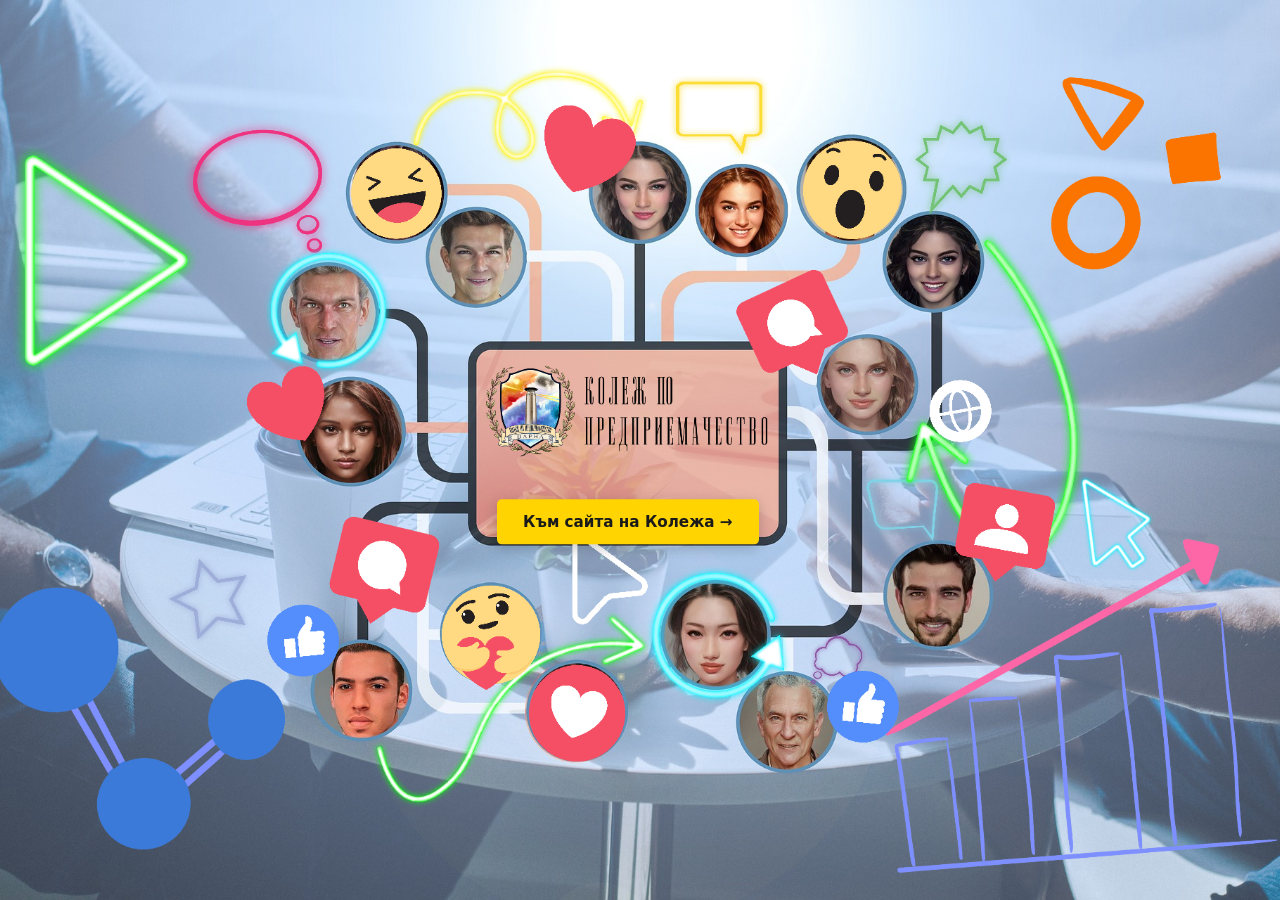
<file: index.html>
<!DOCTYPE html>
<html lang="bg">
<head>
  <meta charset="UTF-8" />
  <meta name="viewport" content="width=device-width, initial-scale=1.0" />
  <title>Колеж по Предприемачество</title>
  <style>
    * { margin: 0; padding: 0; box-sizing: border-box; }
    html, body {
      width: 100%;
      height: 100%;
      overflow: hidden;
      background: #b5cceb;
    }
    .stage {
      position: relative;
      width: 100vw;
      height: 100vh;
      overflow: hidden;
    }
    .stage picture,
    .stage img {
      display: block;
      width: 100%;
      height: 100%;
      object-fit: cover;
      object-position: center 45%;
    }
    .cta {
      position: absolute;
      left: 38.8%;
      top: 58%;
      transform: translateY(-50%);
      z-index: 2;
      display: inline-flex;
      align-items: center;
      justify-content: center;
      width: 20.5%;
      padding: 0.85rem 1rem;
      background: #ffd400;
      color: #1a1a1a;
      font: 700 clamp(0.8rem, 1.2vw, 0.95rem)/1.2 system-ui, sans-serif;
      text-decoration: none;
      border-radius: 0.3rem;
      box-shadow: 0 4px 14px rgba(0, 0, 0, 0.22);
    }
    .cta:hover {
      background: #ffe34d;
    }

    @media (max-width: 768px) {
      .stage {
        overflow: hidden;
      }
      .stage img {
        transform: scale(1.08);
        transform-origin: center center;
      }
      .cta {
        left: 33.8%;
        top: 53.5%;
        width: 29.5%;
        padding: 0.35rem 0.4rem;
        font-size: clamp(0.55rem, 2.2vw, 0.75rem);
        border-radius: 0.25rem;
      }
    }
  </style>
</head>
<body>
  <div class="stage">
    <picture>
      <source
        media="(max-width: 768px)"
        srcset="Gemini_Generated_Image_8z5ver8z5ver8z5v.png"
        width="1536"
        height="2752"
      />
      <img
        src="geralt-network-updated.jpg"
        alt=""
        width="1920"
        height="1280"
      />
    </picture>
    <a class="cta" href="https://varnacollege.com" target="_blank" rel="noopener noreferrer">Към сайта на Колежа →</a>
  </div>
</body>
</html>
</file>
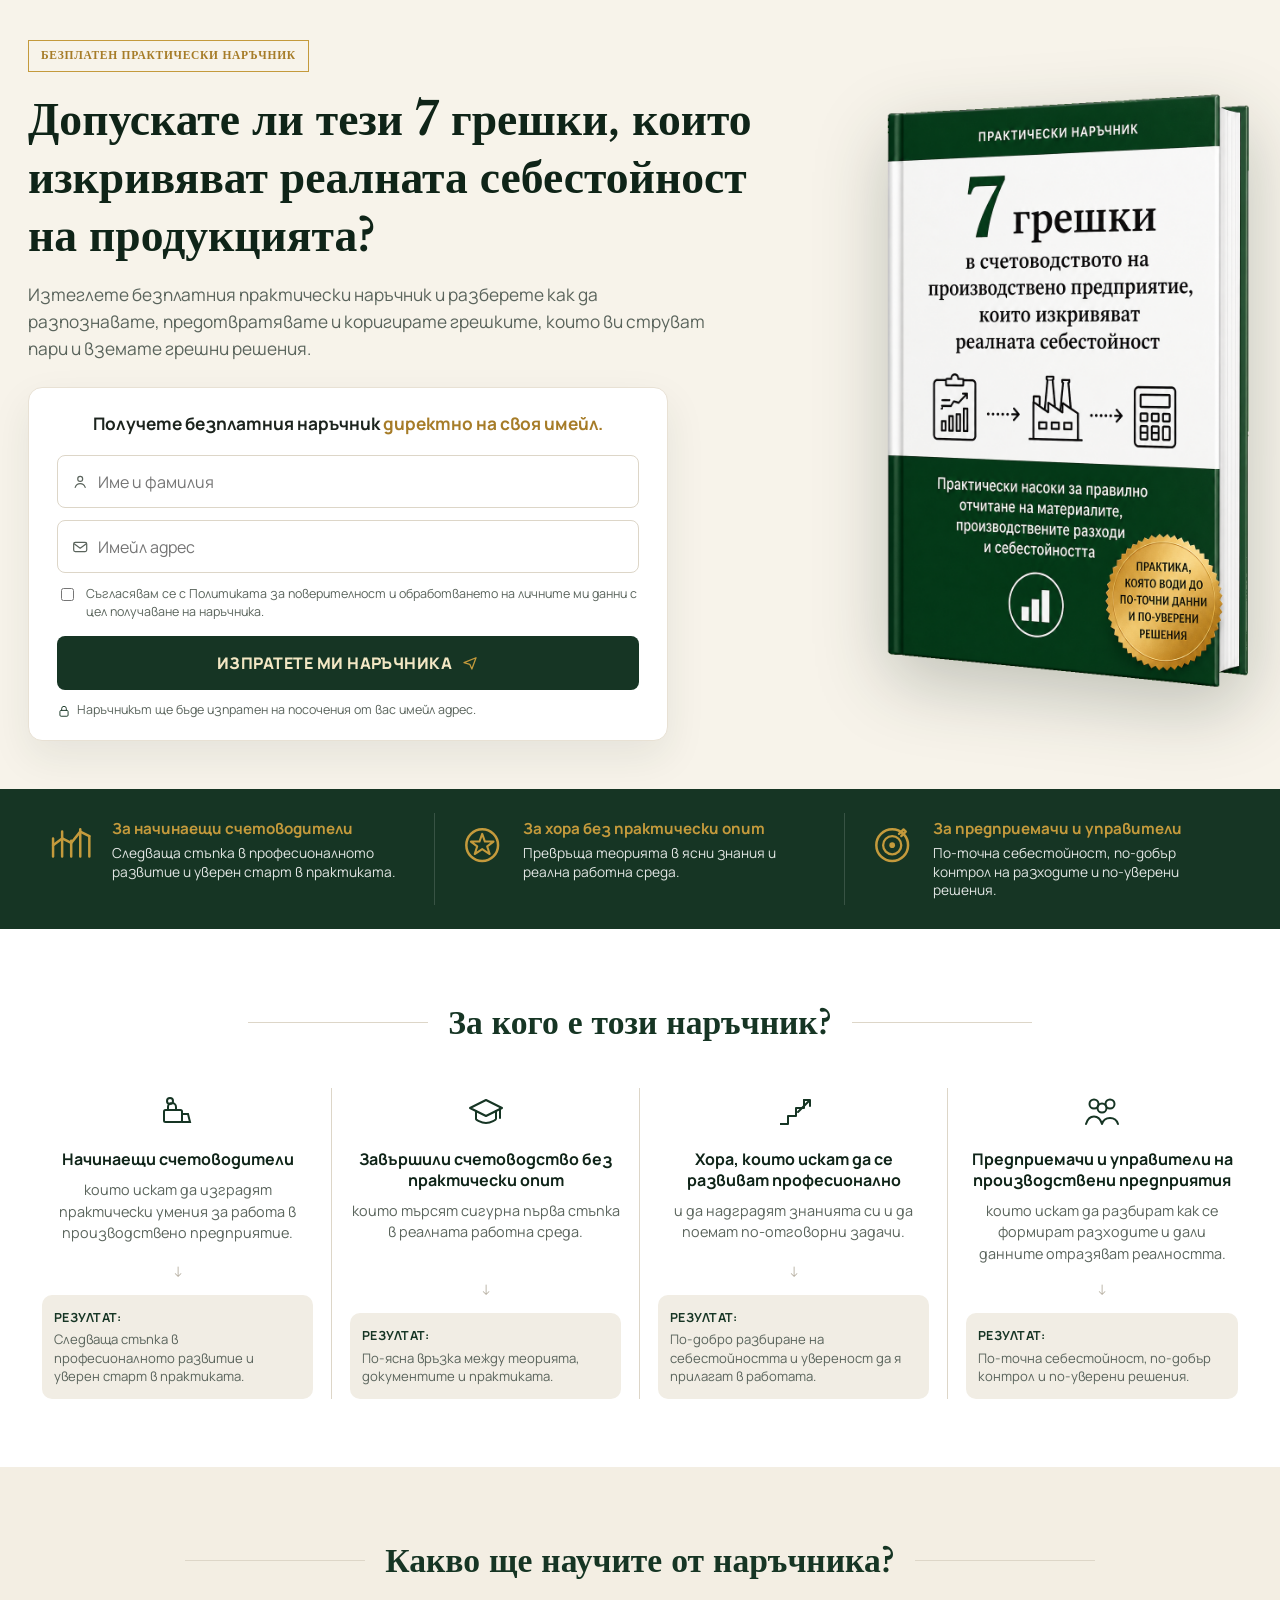
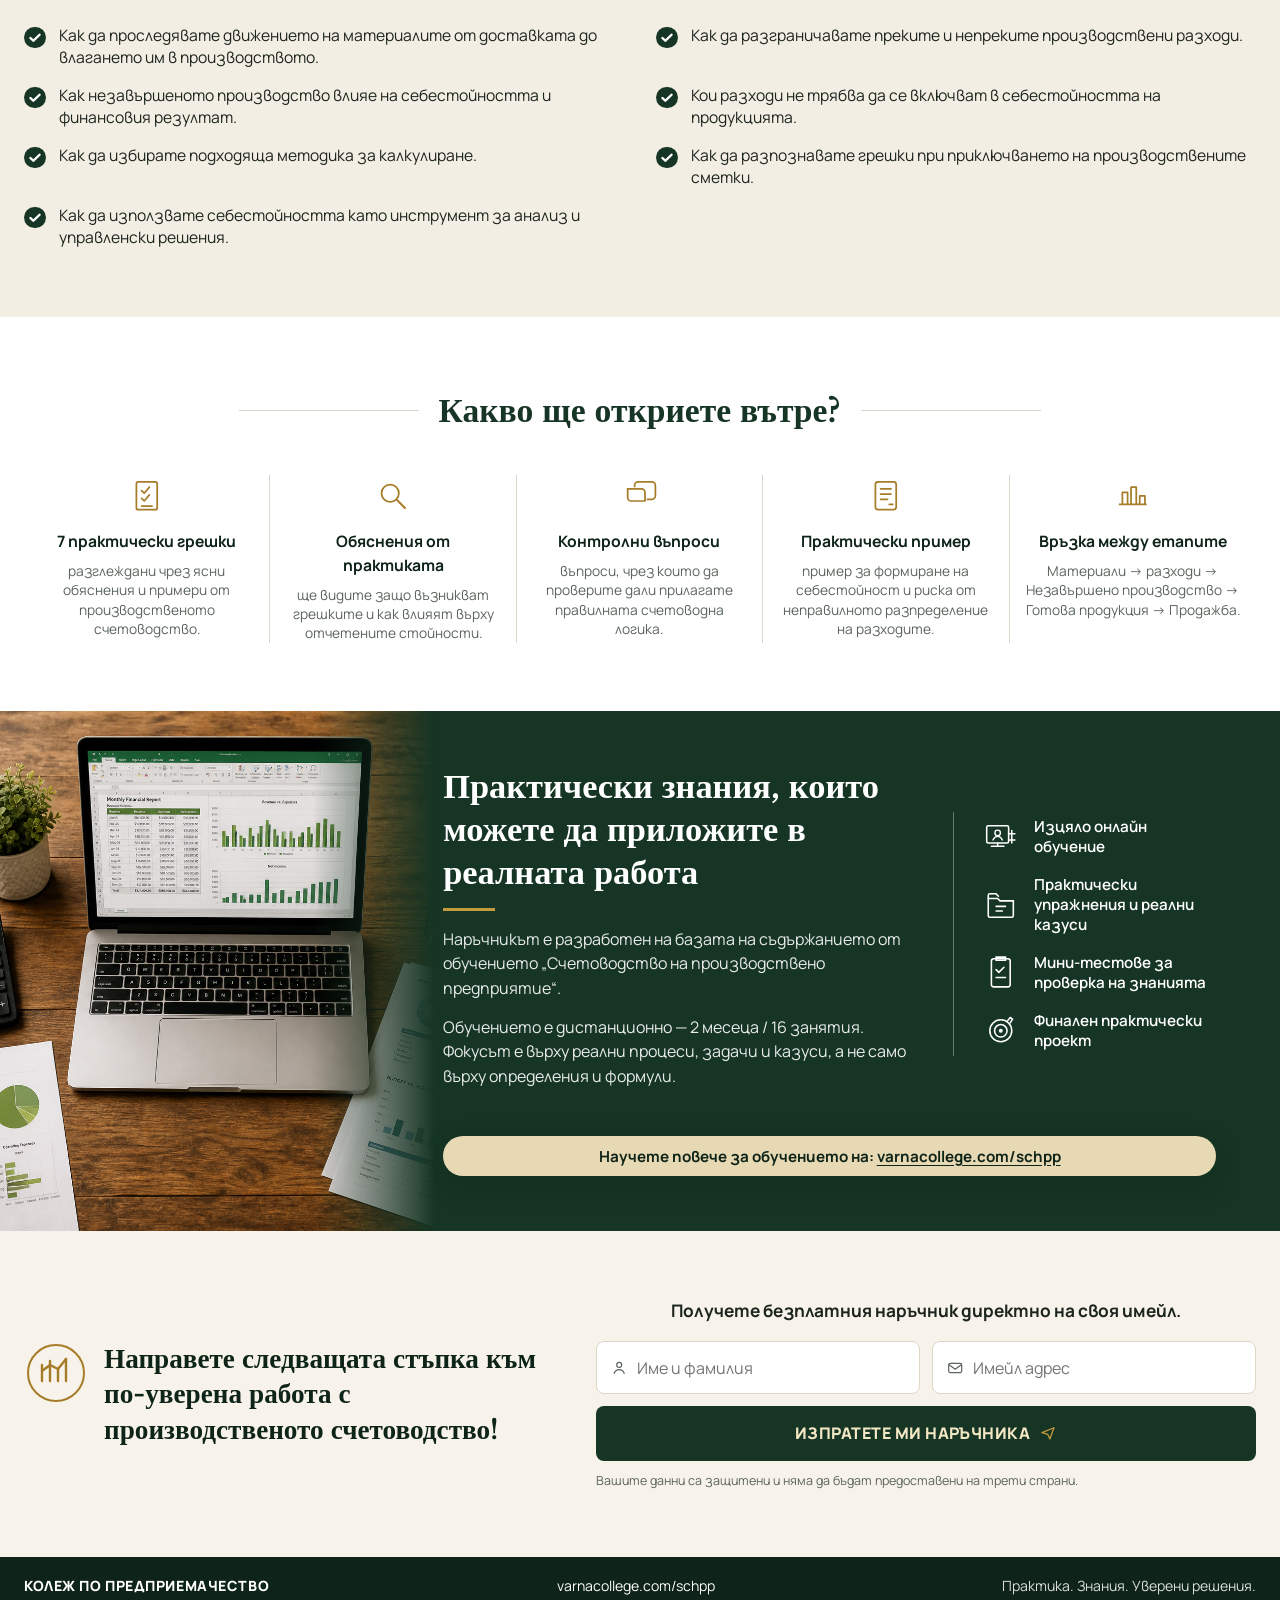
<file: sppwba/index.html>
<!DOCTYPE html>
<html lang="bg">
<head>
  <meta charset="UTF-8" />
  <meta name="viewport" content="width=device-width, initial-scale=1.0" />
  <title>Безплатен практически наръчник | 7 грешки в производственото счетоводство — SPPWBA</title>
  <meta name="description" content="Допускате ли тези 7 грешки, които изкривяват реалната себестойност на продукцията? Изтеглете безплатния практически наръчник." />
  <link rel="preconnect" href="https://fonts.googleapis.com" />
  <link rel="preconnect" href="https://fonts.gstatic.com" crossorigin />
  <link href="https://fonts.googleapis.com/css2?family=Libre+Baskerville:wght@400;700&family=Manrope:wght@500;600;700;800&display=swap" rel="stylesheet" />
  <link rel="stylesheet" href="/sppwba/styles.css" />
</head>
<body>
  <header class="hero">
    <div class="hero__bg" aria-hidden="true"></div>
    <div class="wrap hero__grid">
      <div class="hero__copy">
        <span class="badge">БЕЗПЛАТЕН ПРАКТИЧЕСКИ НАРЪЧНИК</span>
        <h1>Допускате ли тези 7 грешки, които изкривяват реалната себестойност на продукцията?</h1>
        <p class="hero__lead">
          Изтеглете безплатния практически наръчник и разберете как да разпознавате, предотвратявате и коригирате грешките, които ви струват пари и вземате грешни решения.
        </p>

        <form class="lead-form js-lead-form" novalidate>
          <h2 class="lead-form__title">Получете безплатния наръчник <span>директно на своя имейл.</span></h2>
          <label class="field">
            <span class="field__icon" aria-hidden="true">
              <svg viewBox="0 0 24 24" fill="none"><circle cx="12" cy="8" r="3.2" stroke="currentColor" stroke-width="1.6"/><path d="M5.5 19c1.2-3.2 3.4-4.8 6.5-4.8s5.3 1.6 6.5 4.8" stroke="currentColor" stroke-width="1.6" stroke-linecap="round"/></svg>
            </span>
            <input type="text" name="name" placeholder="Име и фамилия" autocomplete="name" required />
          </label>
          <label class="field">
            <span class="field__icon" aria-hidden="true">
              <svg viewBox="0 0 24 24" fill="none"><rect x="3.5" y="6" width="17" height="12" rx="2" stroke="currentColor" stroke-width="1.6"/><path d="m4.5 8 7.5 5.5L19.5 8" stroke="currentColor" stroke-width="1.6" stroke-linecap="round" stroke-linejoin="round"/></svg>
            </span>
            <input type="email" name="email" placeholder="Имейл адрес" autocomplete="email" required />
          </label>
          <label class="consent">
            <input type="checkbox" name="consent" required />
            <span>Съгласявам се с Политиката за поверителност и обработването на личните ми данни с цел получаване на наръчника.</span>
          </label>
          <button type="submit" class="cta">
            ИЗПРАТЕТЕ МИ НАРЪЧНИКА
            <svg width="18" height="18" viewBox="0 0 24 24" fill="none" aria-hidden="true"><path d="M4 11.5 20 5l-5.5 15-2.8-6.2L4 11.5Z" stroke="currentColor" stroke-width="1.7" stroke-linejoin="round"/></svg>
          </button>
          <p class="lead-form__note">
            <svg width="14" height="14" viewBox="0 0 24 24" fill="none" aria-hidden="true"><rect x="5" y="11" width="14" height="10" rx="2" stroke="currentColor" stroke-width="1.6"/><path d="M8 11V8a4 4 0 0 1 8 0v3" stroke="currentColor" stroke-width="1.6" stroke-linecap="round"/></svg>
            Наръчникът ще бъде изпратен на посочения от вас имейл адрес.
          </p>
        </form>
      </div>

      <div class="hero__visual" aria-hidden="true">
        <img
          class="hero__book"
          src="/sppwba/assets/handbook-book.png"
          alt=""
          width="1024"
          height="1536"
        />
      </div>
    </div>
  </header>

  <section class="strip">
    <div class="wrap strip__row">
      <article class="strip__item">
        <span class="strip__icon" aria-hidden="true">
          <svg viewBox="0 0 48 48" fill="none"><path d="M8 34V18M16 34V12M24 34V20M32 34V10M40 34V16" stroke="currentColor" stroke-width="2.2" stroke-linecap="round"/><path d="m8 24 8-6 8 4 8-10 8 4" stroke="currentColor" stroke-width="2.2" stroke-linecap="round" stroke-linejoin="round"/></svg>
        </span>
        <div>
          <strong>За начинаещи счетоводители</strong>
          <p>Следваща стъпка в професионалното развитие и уверен старт в практиката.</p>
        </div>
      </article>
      <article class="strip__item">
        <span class="strip__icon" aria-hidden="true">
          <svg viewBox="0 0 48 48" fill="none"><circle cx="24" cy="24" r="14" stroke="currentColor" stroke-width="2.2"/><path d="m24 14 2.4 6.8H34l-5.6 4.2 2.2 6.8L24 27.4l-6.6 4.4 2.2-6.8-5.6-4.2h7.6L24 14Z" stroke="currentColor" stroke-width="1.8" stroke-linejoin="round"/></svg>
        </span>
        <div>
          <strong>За хора без практически опит</strong>
          <p>Превръща теорията в ясни знания и реална работна среда.</p>
        </div>
      </article>
      <article class="strip__item">
        <span class="strip__icon" aria-hidden="true">
          <svg viewBox="0 0 48 48" fill="none"><circle cx="24" cy="24" r="14" stroke="currentColor" stroke-width="2.2"/><circle cx="24" cy="24" r="8" stroke="currentColor" stroke-width="2"/><circle cx="24" cy="24" r="2.5" fill="currentColor"/><path d="m30 14 4-4 2 2-4 4" stroke="currentColor" stroke-width="2" stroke-linecap="round" stroke-linejoin="round"/></svg>
        </span>
        <div>
          <strong>За предприемачи и управители</strong>
          <p>По-точна себестойност, по-добър контрол на разходите и по-уверени решения.</p>
        </div>
      </article>
    </div>
  </section>

  <section class="section audience">
    <div class="wrap">
      <h2 class="section-title"><span>За кого е този наръчник?</span></h2>
      <div class="audience__grid">
        <article class="audience__card">
          <span class="audience__icon" aria-hidden="true">
            <svg viewBox="0 0 48 48" fill="none"><rect x="10" y="22" width="18" height="12" rx="1.5" stroke="currentColor" stroke-width="2"/><path d="M14 22v-3a4 4 0 0 1 8 0v3M28 26h6l2 8H28M16 16a3 3 0 1 0 0-6 3 3 0 0 0 0 6Z" stroke="currentColor" stroke-width="2" stroke-linecap="round"/></svg>
          </span>
          <h3>Начинаещи счетоводители</h3>
          <p>които искат да изградят практически умения за работа в производствено предприятие.</p>
          <span class="audience__arrow" aria-hidden="true">↓</span>
          <div class="audience__result"><strong>РЕЗУЛТАТ:</strong> Следваща стъпка в професионалното развитие и уверен старт в практиката.</div>
        </article>
        <article class="audience__card">
          <span class="audience__icon" aria-hidden="true">
            <svg viewBox="0 0 48 48" fill="none"><path d="M8 20 24 12l16 8-16 8L8 20Z" stroke="currentColor" stroke-width="2" stroke-linejoin="round"/><path d="M14 23v8c0 .5 4.5 4 10 4s10-3.5 10-4v-8M38 20v10" stroke="currentColor" stroke-width="2" stroke-linecap="round"/></svg>
          </span>
          <h3>Завършили счетоводство без практически опит</h3>
          <p>които търсят сигурна първа стъпка в реалната работна среда.</p>
          <span class="audience__arrow" aria-hidden="true">↓</span>
          <div class="audience__result"><strong>РЕЗУЛТАТ:</strong> По-ясна връзка между теорията, документите и практиката.</div>
        </article>
        <article class="audience__card">
          <span class="audience__icon" aria-hidden="true">
            <svg viewBox="0 0 48 48" fill="none"><path d="M10 36h8V28h8V20h8V12h6" stroke="currentColor" stroke-width="2" stroke-linejoin="round"/><path d="m34 12 6 0 0 6M40 12 28 24" stroke="currentColor" stroke-width="2" stroke-linecap="round" stroke-linejoin="round"/></svg>
          </span>
          <h3>Хора, които искат да се развиват професионално</h3>
          <p>и да надградят знанията си и да поемат по-отговорни задачи.</p>
          <span class="audience__arrow" aria-hidden="true">↓</span>
          <div class="audience__result"><strong>РЕЗУЛТАТ:</strong> По-добро разбиране на себестойността и увереност да я прилагат в работата.</div>
        </article>
        <article class="audience__card">
          <span class="audience__icon" aria-hidden="true">
            <svg viewBox="0 0 48 48" fill="none"><circle cx="16" cy="16" r="4.5" stroke="currentColor" stroke-width="2"/><circle cx="32" cy="16" r="4.5" stroke="currentColor" stroke-width="2"/><circle cx="24" cy="20" r="4.5" stroke="currentColor" stroke-width="2"/><path d="M8 36c1.5-5 4.5-7.5 8-7.5s6.5 2.5 8 7.5M24 36c1.2-4 3.8-6 8-6s6.8 2 8 6" stroke="currentColor" stroke-width="2" stroke-linecap="round"/></svg>
          </span>
          <h3>Предприемачи и управители на производствени предприятия</h3>
          <p>които искат да разбират как се формират разходите и дали данните отразяват реалността.</p>
          <span class="audience__arrow" aria-hidden="true">↓</span>
          <div class="audience__result"><strong>РЕЗУЛТАТ:</strong> По-точна себестойност, по-добър контрол и по-уверени решения.</div>
        </article>
      </div>
    </div>
  </section>

  <section class="section learn">
    <div class="wrap">
      <h2 class="section-title"><span>Какво ще научите от наръчника?</span></h2>
      <ul class="learn__list">
        <li>Как да проследявате движението на материалите от доставката до влагането им в производството.</li>
        <li>Как да разграничавате преките и непреките производствени разходи.</li>
        <li>Как незавършеното производство влияе на себестойността и финансовия резултат.</li>
        <li>Кои разходи не трябва да се включват в себестойността на продукцията.</li>
        <li>Как да избирате подходяща методика за калкулиране.</li>
        <li>Как да разпознавате грешки при приключването на производствените сметки.</li>
        <li>Как да използвате себестойността като инструмент за анализ и управленски решения.</li>
      </ul>
    </div>
  </section>

  <section class="section inside">
    <div class="wrap">
      <h2 class="section-title"><span>Какво ще откриете вътре?</span></h2>
      <div class="inside__grid">
        <article>
          <span class="inside__icon" aria-hidden="true"><svg viewBox="0 0 48 48" fill="none"><rect x="12" y="8" width="24" height="32" rx="2" stroke="currentColor" stroke-width="2"/><path d="m18 18 3 3 6-7M18 27l3 3 6-7M18 36h12" stroke="currentColor" stroke-width="2" stroke-linecap="round" stroke-linejoin="round"/></svg></span>
          <h3>7 практически грешки</h3>
          <p>разглеждани чрез ясни обяснения и примери от производственото счетоводство.</p>
        </article>
        <article>
          <span class="inside__icon" aria-hidden="true"><svg viewBox="0 0 48 48" fill="none"><circle cx="21" cy="21" r="10" stroke="currentColor" stroke-width="2"/><path d="m29 29 9 9" stroke="currentColor" stroke-width="2.4" stroke-linecap="round"/></svg></span>
          <h3>Обяснения от практиката</h3>
          <p>ще видите защо възникват грешките и как влияят върху отчетените стойности.</p>
        </article>
        <article>
          <span class="inside__icon" aria-hidden="true"><svg viewBox="0 0 48 48" fill="none"><path d="M10 16h16a4 4 0 0 1 4 4v10H14a4 4 0 0 1-4-4V16Z" stroke="currentColor" stroke-width="2"/><path d="M18 14V12a4 4 0 0 1 4-4h16a4 4 0 0 1 4 4v12a4 4 0 0 1-4 4h-6" stroke="currentColor" stroke-width="2"/></svg></span>
          <h3>Контролни въпроси</h3>
          <p>въпроси, чрез които да проверите дали прилагате правилната счетоводна логика.</p>
        </article>
        <article>
          <span class="inside__icon" aria-hidden="true"><svg viewBox="0 0 48 48" fill="none"><rect x="12" y="8" width="24" height="32" rx="3" stroke="currentColor" stroke-width="2"/><path d="M18 16h12M18 22h12M18 28h8M28 34h4" stroke="currentColor" stroke-width="2" stroke-linecap="round"/></svg></span>
          <h3>Практически пример</h3>
          <p>пример за формиране на себестойност и риска от неправилното разпределение на разходите.</p>
        </article>
        <article>
          <span class="inside__icon" aria-hidden="true"><svg viewBox="0 0 48 48" fill="none"><path d="M8 34h32M12 34V20h6v14M22 34V14h6v20M32 34V24h6v10" stroke="currentColor" stroke-width="2" stroke-linejoin="round"/></svg></span>
          <h3>Връзка между етапите</h3>
          <p>Материали → разходи → Незавършено производство → Готова продукция → Продажба.</p>
        </article>
      </div>
    </div>
  </section>

  <section class="course">
    <div class="course__photo">
      <img
        src="/sppwba/assets/course-desk.png"
        alt="Работно място с лаптоп, калкулатор и счетоводни материали"
        width="1200"
        height="900"
      />
    </div>
    <div class="course__content">
      <div class="course__main">
        <div class="course__copy">
          <h2>Практически знания, които можете да приложите в реалната работа</h2>
          <p>
            Наръчникът е разработен на базата на съдържанието от обучението „Счетоводство на производствено предприятие“.
          </p>
          <p>
            Обучението е дистанционно — 2 месеца / 16 занятия. Фокусът е върху реални процеси, задачи и казуси, а не само върху определения и формули.
          </p>
        </div>
        <ul class="course__list">
          <li>
            <span aria-hidden="true">
              <svg viewBox="0 0 48 48" fill="none"><rect x="6" y="10" width="28" height="22" rx="2" stroke="currentColor" stroke-width="2"/><path d="M12 36h16M20 32v4" stroke="currentColor" stroke-width="2" stroke-linecap="round"/><circle cx="20" cy="19" r="3.5" stroke="currentColor" stroke-width="1.8"/><path d="M14 28c1.4-3 3.5-4.5 6-4.5s4.6 1.5 6 4.5" stroke="currentColor" stroke-width="1.8" stroke-linecap="round"/><path d="M38 16v16M34 20h8M34 28h8" stroke="currentColor" stroke-width="2" stroke-linecap="round"/></svg>
            </span>
            Изцяло онлайн обучение
          </li>
          <li>
            <span aria-hidden="true">
              <svg viewBox="0 0 48 48" fill="none"><path d="M8 16h12l3 3h17v19a2 2 0 0 1-2 2H10a2 2 0 0 1-2-2V16Z" stroke="currentColor" stroke-width="2"/><path d="M8 16V12a2 2 0 0 1 2-2h8l3 3" stroke="currentColor" stroke-width="2" stroke-linecap="round"/><path d="M18 26h12M18 32h8" stroke="currentColor" stroke-width="2" stroke-linecap="round"/></svg>
            </span>
            Практически упражнения и реални казуси
          </li>
          <li>
            <span aria-hidden="true">
              <svg viewBox="0 0 48 48" fill="none"><rect x="12" y="6" width="24" height="36" rx="3" stroke="currentColor" stroke-width="2"/><path d="M18 4h12v4H18V4Z" stroke="currentColor" stroke-width="2"/><path d="m18 20 3.5 3.5L28 17M18 30h12" stroke="currentColor" stroke-width="2" stroke-linecap="round" stroke-linejoin="round"/></svg>
            </span>
            Мини-тестове за проверка на знанията
          </li>
          <li>
            <span aria-hidden="true">
              <svg viewBox="0 0 48 48" fill="none"><circle cx="24" cy="24" r="14" stroke="currentColor" stroke-width="2"/><circle cx="24" cy="24" r="8" stroke="currentColor" stroke-width="2"/><circle cx="24" cy="24" r="2.5" fill="currentColor"/><path d="m32 12 4-5 3 2-3 5" stroke="currentColor" stroke-width="2" stroke-linecap="round" stroke-linejoin="round"/></svg>
            </span>
            Финален практически проект
          </li>
        </ul>
        <a class="course__banner" href="https://varnacollege.com/schpp" target="_blank" rel="noopener noreferrer">
          Научете повече за обучението на: <strong>varnacollege.com/schpp</strong>
        </a>
      </div>
    </div>
  </section>

  <section class="section final-cta">
    <div class="wrap final-cta__grid">
      <div class="final-cta__copy">
        <span class="final-cta__icon" aria-hidden="true">
          <svg viewBox="0 0 64 64" fill="none"><circle cx="32" cy="32" r="28" stroke="currentColor" stroke-width="2"/><path d="M18 40V24M26 40V20M34 40V28M42 40V18" stroke="currentColor" stroke-width="2.4" stroke-linecap="round"/><path d="m18 30 8-6 8 4 8-10" stroke="currentColor" stroke-width="2.4" stroke-linecap="round" stroke-linejoin="round"/></svg>
        </span>
        <p>Направете следващата стъпка към по-уверена работа с производственото счетоводство!</p>
      </div>
      <form class="lead-form lead-form--compact js-lead-form" novalidate>
        <h2 class="lead-form__title">Получете безплатния наръчник директно на своя имейл.</h2>
        <div class="lead-form__row">
          <label class="field">
            <span class="field__icon" aria-hidden="true">
              <svg viewBox="0 0 24 24" fill="none"><circle cx="12" cy="8" r="3.2" stroke="currentColor" stroke-width="1.6"/><path d="M5.5 19c1.2-3.2 3.4-4.8 6.5-4.8s5.3 1.6 6.5 4.8" stroke="currentColor" stroke-width="1.6" stroke-linecap="round"/></svg>
            </span>
            <input type="text" name="name" placeholder="Име и фамилия" autocomplete="name" required />
          </label>
          <label class="field">
            <span class="field__icon" aria-hidden="true">
              <svg viewBox="0 0 24 24" fill="none"><rect x="3.5" y="6" width="17" height="12" rx="2" stroke="currentColor" stroke-width="1.6"/><path d="m4.5 8 7.5 5.5L19.5 8" stroke="currentColor" stroke-width="1.6" stroke-linecap="round" stroke-linejoin="round"/></svg>
            </span>
            <input type="email" name="email" placeholder="Имейл адрес" autocomplete="email" required />
          </label>
        </div>
        <button type="submit" class="cta">
          ИЗПРАТЕТЕ МИ НАРЪЧНИКА
          <svg width="18" height="18" viewBox="0 0 24 24" fill="none" aria-hidden="true"><path d="M4 11.5 20 5l-5.5 15-2.8-6.2L4 11.5Z" stroke="currentColor" stroke-width="1.7" stroke-linejoin="round"/></svg>
        </button>
        <p class="lead-form__note">Вашите данни са защитени и няма да бъдат предоставени на трети страни.</p>
      </form>
    </div>
  </section>

  <footer class="site-footer">
    <div class="wrap site-footer__row">
      <div class="site-footer__brand">КОЛЕЖ ПО ПРЕДПРИЕМАЧЕСТВО</div>
      <a class="site-footer__link" href="https://varnacollege.com/schpp" target="_blank" rel="noopener noreferrer">varnacollege.com/schpp</a>
      <p class="site-footer__tag">Практика. Знания. Уверени решения.</p>
    </div>
  </footer>

  <script src="/sppwba/script.js"></script>
</body>
</html>
</file>
<file: sppwba/styles.css>
:root {
  --green: #163524;
  --green-deep: #0f2418;
  --green-soft: #1f4630;
  --gold: #c49a3c;
  --gold-dark: #a67c28;
  --cream: #f7f3ea;
  --cream-2: #f3eee3;
  --ink: #1c241e;
  --muted: #5a645c;
  --line: #ddd6c8;
  --white: #fff;
  --serif: "Libre Baskerville", Georgia, serif;
  --sans: "Manrope", "Segoe UI", sans-serif;
}

*,
*::before,
*::after { box-sizing: border-box; }

html { scroll-behavior: smooth; }

body {
  margin: 0;
  font-family: var(--sans);
  color: var(--ink);
  background: var(--cream);
  line-height: 1.5;
  -webkit-font-smoothing: antialiased;
}

img { max-width: 100%; display: block; }
button, input { font: inherit; }

.wrap {
  width: min(1320px, calc(100% - 3rem));
  margin-inline: auto;
}

.section { padding: 4.25rem 0; }

.section-title {
  display: flex;
  align-items: center;
  gap: 1.25rem;
  margin: 0 0 2.5rem;
  font-family: var(--serif);
  font-size: clamp(1.55rem, 3vw, 2.1rem);
  font-weight: 700;
  color: var(--green);
  text-align: center;
  justify-content: center;
}

.section-title::before,
.section-title::after {
  content: "";
  flex: 1;
  height: 1px;
  background: var(--line);
  max-width: 180px;
}

.section-title span { white-space: nowrap; }

.cta {
  display: inline-flex;
  align-items: center;
  justify-content: center;
  gap: 0.55rem;
  width: 100%;
  border: 0;
  cursor: pointer;
  background: var(--green);
  color: #f3e7c4;
  font-weight: 800;
  letter-spacing: 0.03em;
  text-transform: uppercase;
  padding: 0.95rem 1.2rem;
  border-radius: 8px;
  transition: background 0.2s ease, transform 0.2s ease;
}

.cta:hover { background: var(--green-soft); transform: translateY(-1px); }
.cta svg { color: var(--gold); }

/* HERO */
.hero {
  position: relative;
  overflow: hidden;
  padding: 2.5rem 0 3rem;
  background: var(--cream);
  isolation: isolate;
}

.hero > .wrap {
  width: min(1400px, calc(100% - 1.5rem));
  margin-left: clamp(0.75rem, 2.2vw, 1.75rem);
  margin-right: auto;
}

.hero__bg {
  position: absolute;
  inset: 0 0 0 48%;
  background:
    linear-gradient(90deg, var(--cream) 0%, rgba(247, 243, 234, 0.55) 28%, transparent 55%),
    url("https://images.unsplash.com/photo-1565793298595-6a879b1d9492?auto=format&fit=crop&w=1600&q=80") center/cover;
  z-index: -1;
}

.hero__grid {
  display: grid;
  grid-template-columns: minmax(0, 1.4fr) minmax(0, 0.8fr);
  gap: 2rem 2.5rem;
  align-items: center;
}

.badge {
  display: inline-block;
  border: 1.5px solid var(--gold);
  color: var(--gold-dark);
  font-family: var(--serif);
  font-size: 0.72rem;
  font-weight: 700;
  letter-spacing: 0.06em;
  padding: 0.4rem 0.75rem;
  margin-bottom: 1.1rem;
}

.hero h1 {
  margin: 0 0 1.1rem;
  font-family: var(--serif);
  font-size: clamp(1.85rem, 3.6vw, 2.85rem);
  line-height: 1.28;
  color: var(--green-deep);
  max-width: 38ch;
}

.hero__lead {
  margin: 0 0 1.5rem;
  color: var(--muted);
  font-size: 1.08rem;
  line-height: 1.55;
  max-width: 62ch;
}

.hero__visual {
  display: grid;
  place-items: center;
  min-height: 520px;
  background: transparent;
}

.hero__book {
  width: min(100%, 460px);
  height: auto;
  filter: drop-shadow(0 24px 36px rgba(15, 36, 24, 0.24));
}

/* FORM */
.lead-form {
  background: var(--white);
  border: 1px solid #e8e1d4;
  border-radius: 14px;
  padding: 1.55rem 1.75rem 1.3rem;
  box-shadow: 0 16px 40px rgba(22, 53, 36, 0.08);
  max-width: 640px;
  width: 100%;
}

.lead-form__title {
  margin: 0 0 1.15rem;
  color: var(--ink);
  font-size: 1.08rem;
  font-weight: 700;
  text-align: center;
  line-height: 1.4;
}

.lead-form__title span {
  color: var(--gold-dark);
}

.field {
  position: relative;
  display: block;
  margin-bottom: 0.75rem;
}

.field__icon {
  position: absolute;
  left: 0.85rem;
  top: 50%;
  transform: translateY(-50%);
  width: 1.15rem;
  height: 1.15rem;
  color: var(--muted);
}

.field__icon svg { width: 100%; height: 100%; }

.field input {
  width: 100%;
  border: 1.5px solid var(--line);
  border-radius: 8px;
  padding: 0.85rem 0.9rem 0.85rem 2.5rem;
  outline: none;
  background: #fff;
}

.field input:focus {
  border-color: var(--green);
  box-shadow: 0 0 0 3px rgba(22, 53, 36, 0.12);
}

.consent {
  display: flex;
  gap: 0.55rem;
  align-items: flex-start;
  margin: 0.35rem 0 0.95rem;
  font-size: 0.78rem;
  color: var(--muted);
  line-height: 1.4;
}

.consent input { margin-top: 0.15rem; flex-shrink: 0; }

.lead-form__note {
  display: flex;
  align-items: flex-start;
  gap: 0.4rem;
  margin: 0.75rem 0 0;
  color: var(--muted);
  font-size: 0.78rem;
  line-height: 1.35;
}

.lead-form__note svg { flex-shrink: 0; margin-top: 0.1rem; color: var(--green); }

.lead-form--compact {
  max-width: none;
  box-shadow: none;
  border: 0;
  padding: 0;
  background: transparent;
}

.lead-form__row {
  display: grid;
  grid-template-columns: 1fr 1fr;
  gap: 0.75rem;
}

/* STRIP */
.strip {
  background: var(--green);
  color: #fff;
  padding: 1.5rem 0;
}

.strip__row {
  display: grid;
  grid-template-columns: repeat(3, 1fr);
  gap: 0;
}

.strip__item {
  display: flex;
  align-items: flex-start;
  gap: 0.85rem;
  padding: 0.35rem 1.25rem;
  border-right: 1px solid rgba(255, 255, 255, 0.15);
  min-width: 0;
}

.strip__item:last-child { border-right: 0; }

.strip__icon {
  width: 3.4rem;
  height: 3.4rem;
  color: var(--gold);
  flex-shrink: 0;
}

.strip__icon svg { width: 100%; height: 100%; display: block; }

.strip__item strong {
  display: block;
  color: var(--gold);
  font-size: 0.95rem;
  margin-bottom: 0.2rem;
}

.strip__item p {
  margin: 0;
  color: rgba(255, 255, 255, 0.88);
  font-size: 0.86rem;
  line-height: 1.35;
}

/* AUDIENCE */
.audience { background: #fff; }

.audience__grid {
  display: grid;
  grid-template-columns: repeat(4, 1fr);
  gap: 0;
}

.audience__card {
  text-align: center;
  padding: 0 1.1rem;
  border-right: 1px solid var(--line);
  display: flex;
  flex-direction: column;
  align-items: center;
  min-width: 0;
}

.audience__card:last-child { border-right: 0; }

.audience__icon {
  width: 3rem;
  height: 3rem;
  color: var(--green);
  margin-bottom: 0.85rem;
}

.audience__icon svg { width: 100%; height: 100%; }

.audience__card h3 {
  margin: 0 0 0.55rem;
  font-size: 1rem;
  line-height: 1.3;
  color: var(--green-deep);
}

.audience__card > p {
  margin: 0;
  color: var(--muted);
  font-size: 0.9rem;
  flex: 1;
}

.audience__arrow {
  display: block;
  margin: 0.85rem 0;
  color: #b7b0a2;
  font-size: 0.9rem;
}

.audience__result {
  width: 100%;
  background: #f1ede4;
  border-radius: 10px;
  padding: 0.85rem 0.75rem;
  font-size: 0.82rem;
  color: var(--muted);
  text-align: left;
  line-height: 1.4;
}

.audience__result strong {
  display: block;
  color: var(--green);
  margin-bottom: 0.25rem;
  font-size: 0.78rem;
  letter-spacing: 0.04em;
}

/* LEARN */
.learn { background: var(--cream-2); }

.learn__list {
  list-style: none;
  margin: 0;
  padding: 0;
  display: grid;
  grid-template-columns: 1fr 1fr;
  gap: 1rem 2rem;
}

.learn__list li {
  position: relative;
  padding-left: 2.2rem;
  color: var(--ink);
  font-size: 0.98rem;
  line-height: 1.4;
}

.learn__list li::before {
  content: "";
  position: absolute;
  left: 0;
  top: 0.1rem;
  width: 1.35rem;
  height: 1.35rem;
  border-radius: 50%;
  background: var(--green) url("data:image/svg+xml,%3Csvg xmlns='http://www.w3.org/2000/svg' viewBox='0 0 24 24' fill='none'%3E%3Cpath d='m7 12.5 3.2 3.2L17 8.8' stroke='%23fff' stroke-width='2.6' stroke-linecap='round' stroke-linejoin='round'/%3E%3C/svg%3E") center/100% no-repeat;
}

/* INSIDE */
.inside { background: #fff; }

.inside__grid {
  display: grid;
  grid-template-columns: repeat(5, 1fr);
  gap: 0;
}

.inside__grid article {
  text-align: center;
  padding: 0 1rem;
  border-right: 1px solid var(--line);
  min-width: 0;
}

.inside__grid article:last-child { border-right: 0; }

.inside__icon {
  width: 2.6rem;
  height: 2.6rem;
  margin: 0 auto 0.85rem;
  color: var(--gold-dark);
  display: block;
}

.inside__icon svg { width: 100%; height: 100%; }

.inside__grid h3 {
  margin: 0 0 0.45rem;
  font-size: 0.98rem;
  color: var(--green-deep);
}

.inside__grid p {
  margin: 0;
  color: var(--muted);
  font-size: 0.86rem;
  line-height: 1.4;
}

/* COURSE */
.course {
  --course-pad-right: clamp(1.25rem, 5vw, 4rem);
  display: grid;
  grid-template-columns: minmax(280px, 34vw) minmax(0, 1fr);
  align-items: stretch;
  background: var(--green);
  color: #fff;
  padding: 0;
  overflow: hidden;
  min-height: 520px;
}

.course__photo {
  position: relative;
  min-height: 100%;
  align-self: stretch;
}

.course__photo img {
  position: absolute;
  inset: 0;
  width: 100%;
  height: 100%;
  object-fit: cover;
  object-position: center center;
  border-radius: 0;
  -webkit-mask-image: linear-gradient(90deg, #000 0%, #000 72%, transparent 100%);
  mask-image: linear-gradient(90deg, #000 0%, #000 72%, transparent 100%);
}

.course__content {
  display: flex;
  align-items: center;
  padding: 2.75rem var(--course-pad-right) 2.75rem 0.5rem;
  min-width: 0;
}

.course__main {
  display: grid;
  grid-template-columns: minmax(0, 1.35fr) minmax(210px, 0.75fr);
  gap: 1.75rem 2.25rem;
  align-items: center;
  width: 100%;
  max-width: 980px;
}

.course__banner {
  grid-column: 1 / -1;
  display: block;
  width: 100%;
  margin-top: 0.35rem;
  text-align: center;
  background: #e8d9b5;
  color: var(--green-deep);
  text-decoration: none;
  font-weight: 700;
  font-size: 0.95rem;
  line-height: 1.25;
  padding: 0.65rem 1.5rem;
  border-radius: 999px;
  box-shadow: 0 10px 28px rgba(8, 24, 16, 0.18);
}

.course__copy {
  min-width: 0;
}

.course__copy h2 {
  margin: 0 0 1rem;
  font-family: var(--serif);
  font-size: clamp(1.55rem, 2.8vw, 2.15rem);
  line-height: 1.25;
  font-weight: 700;
  max-width: 28ch;
}

.course__copy h2::after {
  content: "";
  display: block;
  width: 3.25rem;
  height: 3px;
  background: var(--gold);
  margin-top: 0.85rem;
}

.course__copy > p {
  margin: 0 0 0.85rem;
  color: rgba(255, 255, 255, 0.9);
  font-size: 1rem;
  line-height: 1.55;
  max-width: 58ch;
}

.course__list {
  list-style: none;
  margin: 0;
  padding: 0.35rem 0 0.35rem 1.75rem;
  display: grid;
  gap: 1.15rem;
  border-left: 1px solid rgba(255, 255, 255, 0.35);
  align-content: center;
}

.course__list li {
  display: flex;
  align-items: center;
  gap: 0.9rem;
  font-weight: 600;
  font-size: 0.95rem;
  line-height: 1.3;
}

.course__list span {
  width: 2.35rem;
  height: 2.35rem;
  color: #fff;
  flex-shrink: 0;
}

.course__list svg { width: 100%; height: 100%; display: block; }

.course__banner strong {
  text-decoration: underline;
  text-underline-offset: 3px;
}

/* FINAL CTA */
.final-cta { background: var(--cream); }

.final-cta__grid {
  display: grid;
  grid-template-columns: 0.9fr 1.1fr;
  gap: 2rem;
  align-items: center;
}

.final-cta__copy {
  display: flex;
  align-items: flex-start;
  gap: 1rem;
}

.final-cta__icon {
  width: 4rem;
  height: 4rem;
  color: var(--gold-dark);
  flex-shrink: 0;
}

.final-cta__icon svg { width: 100%; height: 100%; }

.final-cta__copy p {
  margin: 0;
  font-family: var(--serif);
  font-size: clamp(1.25rem, 2.4vw, 1.7rem);
  line-height: 1.3;
  color: var(--green-deep);
  font-weight: 700;
}

/* FOOTER */
.site-footer {
  background: var(--green-deep);
  color: #fff;
  padding: 1.1rem 0;
}

.site-footer__row {
  display: flex;
  justify-content: space-between;
  align-items: center;
  gap: 1rem;
  flex-wrap: wrap;
  font-size: 0.88rem;
}

.site-footer__brand { font-weight: 800; letter-spacing: 0.04em; }
.site-footer__link { color: #fff; text-decoration: none; }
.site-footer__tag { margin: 0; color: rgba(255, 255, 255, 0.85); }

@media (max-width: 980px) {
  .hero__grid,
  .final-cta__grid {
    grid-template-columns: 1fr;
  }

  .hero > .wrap {
    width: min(100% - 1.5rem, 1400px);
    margin-inline: auto;
  }

  .course {
    grid-template-columns: 1fr;
    min-height: 0;
  }

  .course__photo {
    position: relative;
    min-height: 0;
    max-height: none;
    aspect-ratio: 16 / 10;
    width: 100%;
  }

  .course__photo img {
    position: absolute;
    inset: 0;
    width: 100%;
    height: 100%;
    object-fit: cover;
    object-position: center center;
    -webkit-mask-image: linear-gradient(180deg, #000 0%, #000 70%, transparent 100%);
    mask-image: linear-gradient(180deg, #000 0%, #000 70%, transparent 100%);
  }

  .course__content {
    padding: 1.5rem 1.25rem 2rem;
  }

  .course__main {
    grid-template-columns: 1fr;
    max-width: none;
    gap: 1.5rem;
  }

  .course__copy h2 { max-width: none; }

  .course__banner { max-width: none; }

  .course__list {
    border-left: 0;
    border-top: 1px solid rgba(255, 255, 255, 0.28);
    padding: 1.25rem 0 0;
  }

  .hero__visual { display: none; }
  .hero__bg { display: none; }
  .hero h1 { max-width: none; }

  .strip__row {
    grid-template-columns: 1fr;
    gap: 1.1rem;
  }

  .strip__item {
    border-right: 0;
    padding: 0;
    border-bottom: 1px solid rgba(255, 255, 255, 0.12);
    padding-bottom: 1rem;
  }

  .strip__item:last-child {
    border-bottom: 0;
    padding-bottom: 0;
  }

  .audience__grid {
    grid-template-columns: 1fr 1fr;
    gap: 1.5rem 1rem;
  }

  .audience__card {
    border-right: 0;
    padding: 0;
  }

  .learn__list { grid-template-columns: 1fr; }

  .inside__grid {
    grid-template-columns: 1fr 1fr;
    gap: 1.5rem 1rem;
  }

  .inside__grid article {
    border-right: 0;
    padding: 0;
  }

  .section-title span { white-space: normal; }
}

@media (max-width: 640px) {
  .wrap { width: min(100% - 1.5rem, 1180px); }
  .section { padding: 3.25rem 0; }

  .course__photo { aspect-ratio: 4 / 3; }

  .lead-form { max-width: none; }
  .lead-form__row { grid-template-columns: 1fr; }

  .audience__grid,
  .inside__grid {
    grid-template-columns: 1fr;
  }

  .site-footer__row {
    flex-direction: column;
    align-items: flex-start;
  }
}
</file>
